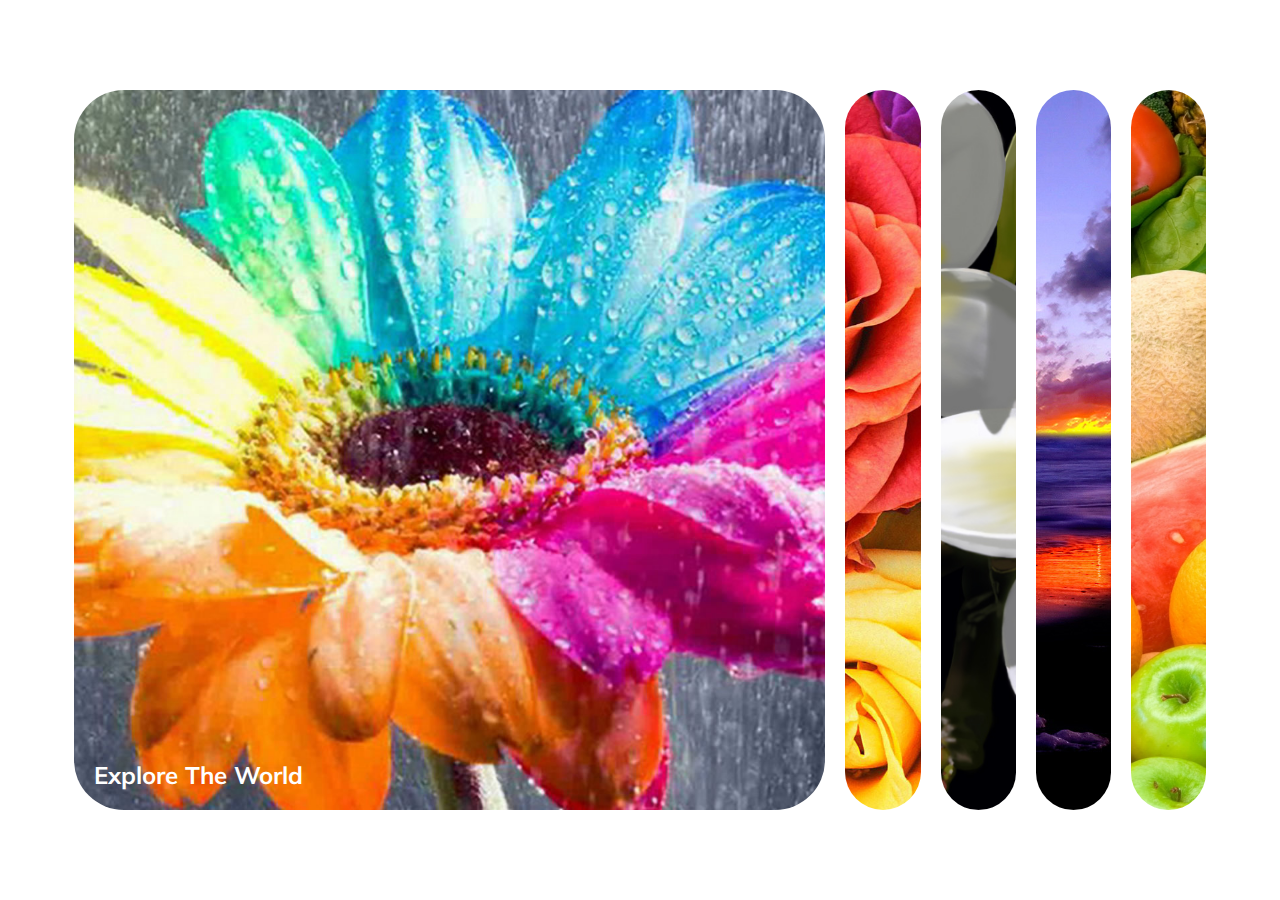
<file: Expanding-Cards/index.html>
<!DOCTYPE html>
<html lang="en">
<head>
    <meta charset="UTF-8">
    <meta http-equiv="X-UA-Compatible" content="IE=edge">
    <meta name="viewport" content="width=device-width, initial-scale=1.0">
    <title>Expanding Cards</title>
    <link rel="stylesheet" href="./styles.css">
</head>
<body>
    <div class="container">
        <div class="panel active" style="background-image: url('../images/flowers-wallpaper-13.jpg');">
            <h3>Explore The World</h3>
        </div>

        <div class="panel" style="background-image: url('../images/flowers-wallpapers-love-blooms-roses-bunch-of-flowers.jpg');">
            <h3>flower of love</h3>
        </div>
    
        <div class="panel" style="background-image: url('../images/Flowers_wallpapers_580.jpg');">
            <h3>beautiful</h3>
        </div>
    
        <div class="panel" style="background-image: url('../images/beautiful_dawn_wallpaper.jpg');">
            <h3>Wonderful</h3>
        </div>
    
        <div class="panel" style="background-image: url('../images/best-fruit-and-vegetable-wallpaper-for-1920x1080-hdtv-1080p-992-15.jpg');">
            <h3>Sweet</h3>
        </div>
    </div>

    <script src="./script.js"></script>
</body>
</html>
</file>
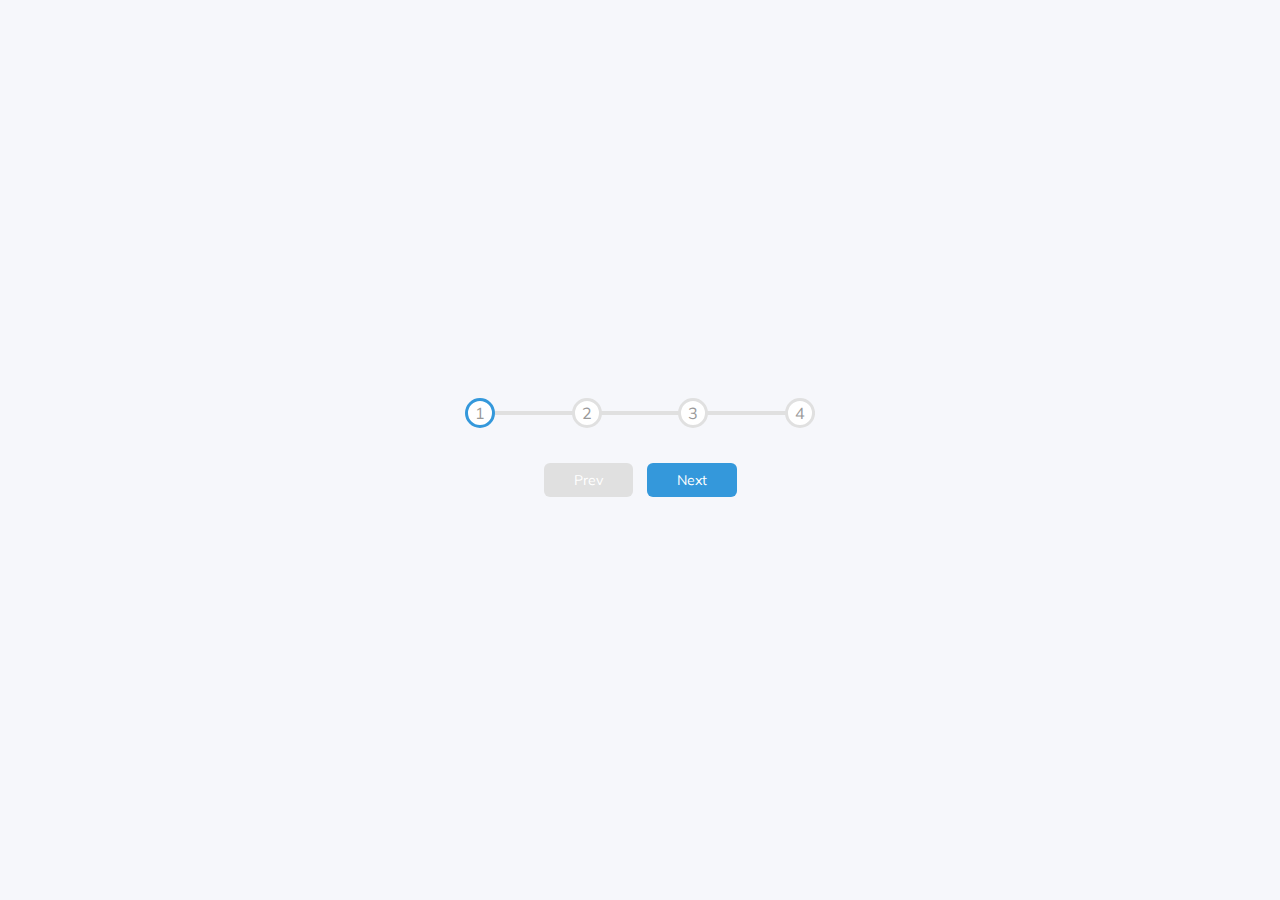
<file: Progress Steps/index.html>
<!DOCTYPE html>
<html lang="en">
<head>
    <meta charset="UTF-8">
    <meta http-equiv="X-UA-Compatible" content="IE=edge">
    <meta name="viewport" content="width=device-width, initial-scale=1.0">
    <title>Progress Steps</title>
    <link rel="stylesheet" href="./styles.css">
</head>
<body>
    <div class="container">
        <div class="progressContainer">
            <div class="progress" id="progress"></div>
            <div class="circle active">1</div>
            <div class="circle">2</div>
            <div class="circle">3</div>
            <div class="circle">4</div>
        </div>

        <button class="btn" id="prev" disabled>Prev</button>
        <button class="btn" id="next">Next</button>
    </div>

    <script src="./script.js"></script>
</body>
</html>
</file>
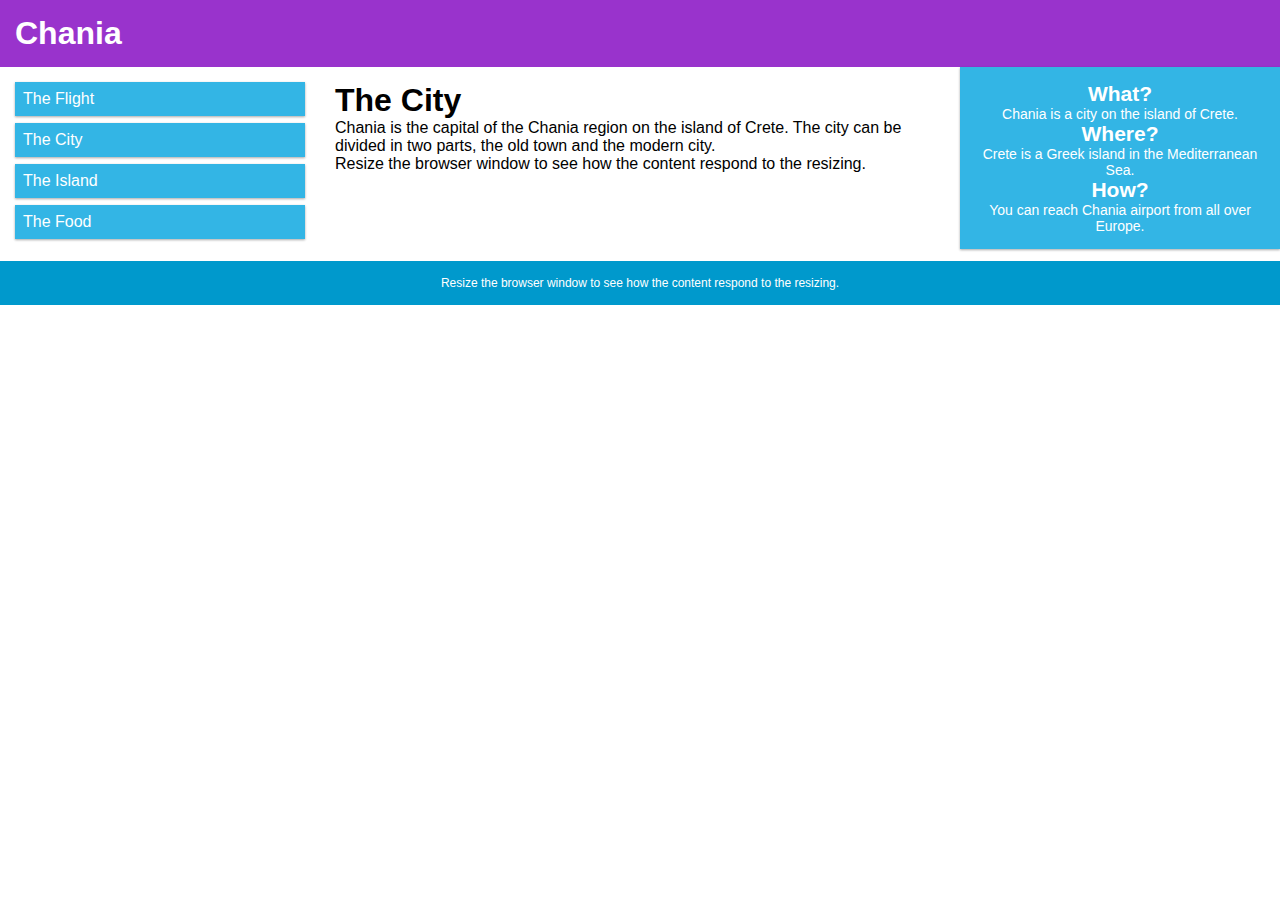
<file: responsive/index.html>
<!DOCTYPE html>
<html lang="en">
<head>
    <meta charset="UTF-8">
    <meta http-equiv="X-UA-Compatible" content="IE=edge">
    <meta name="viewport" content="width=device-width, initial-scale=1.0">
    <title>Document</title>
    <link rel="stylesheet" href="./style.css">
</head>
<body>
    <div class="header fmt">
        <h1>Chania</h1>
    </div>

    <div class="row">
        <div class="col-3 col-s-3 fmt menu">
            <ul>
            <li>The Flight</li>
            <li>The City</li>
            <li>The Island</li>
            <li>The Food</li>
            </ul>
        </div>

        <div class="col-6 col-s-9 fmt">
            <h1>The City</h1>
            <p>Chania is the capital of the Chania region on the island of Crete. The city can be divided in two parts, the old town and the modern city.</p>
            <p>Resize the browser window to see how the content respond to the resizing.</p>
        </div>

        <div class="col-3 col-s-12">
            <div class="aside">
              <h2>What?</h2>
              <p>Chania is a city on the island of Crete.</p>
              <h2>Where?</h2>
              <p>Crete is a Greek island in the Mediterranean Sea.</p>
              <h2>How?</h2>
              <p>You can reach Chania airport from all over Europe.</p>
            </div>
        </div>
    </div>

    <div class="footer">
        <p>Resize the browser window to see how the content respond to the resizing.</p>
    </div>
</body>
</html>
</file>
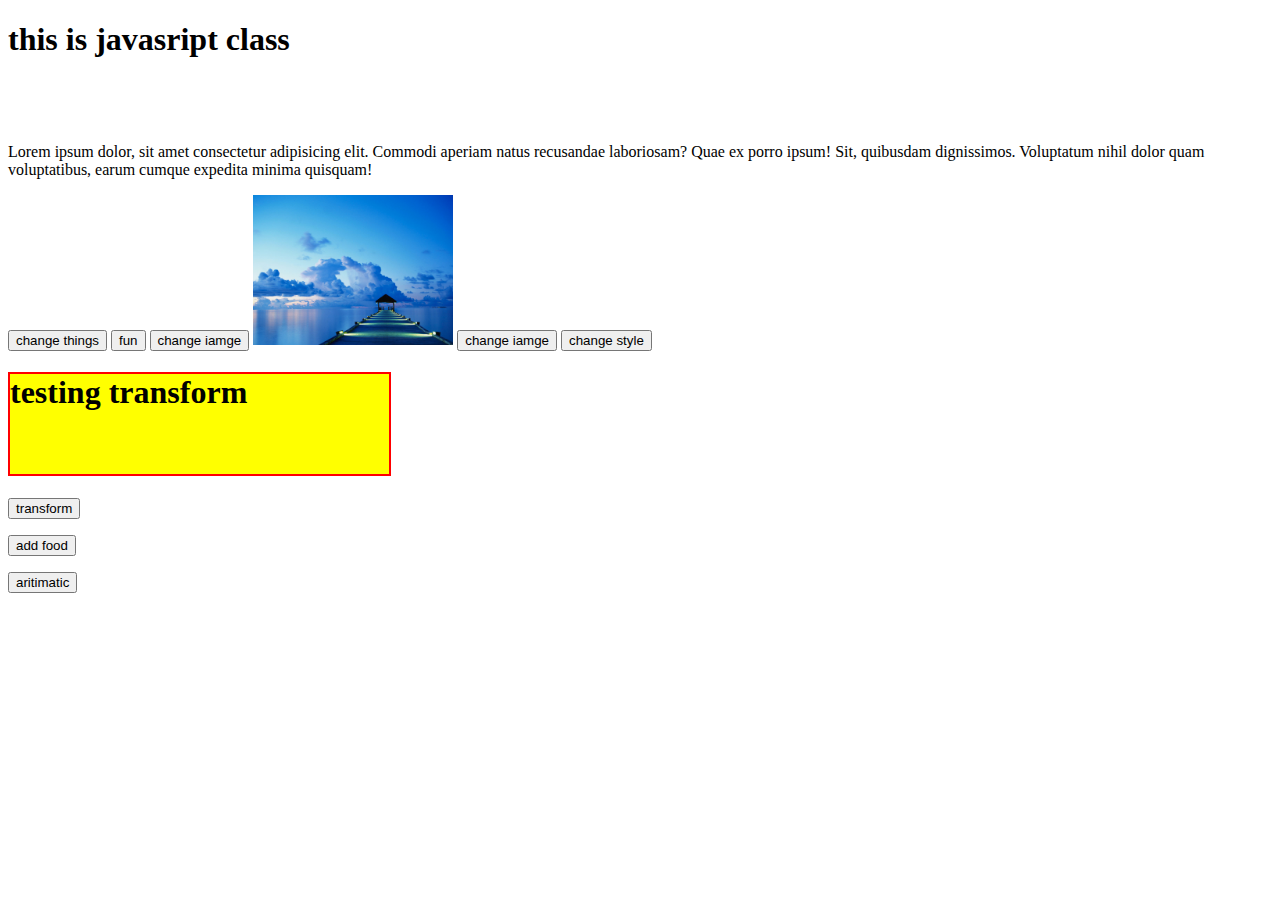
<file: w3javascriptIntro/index.html>
<!DOCTYPE html>
<html lang="en">
<head>
    <meta charset="UTF-8">
    <meta http-equiv="X-UA-Compatible" content="IE=edge">
    <meta name="viewport" content="width=device-width, initial-scale=1.0">
    <title>JavaScript Class</title>
    <link rel="stylesheet" href="./style.css">
</head>
<body>
    <h1 id="header">this is javasript class</h1>
    <p class="para1">Lorem ipsum dolor, sit amet consectetur adipisicing elit. Commodi aperiam natus recusandae laboriosam? Quae ex porro ipsum! Sit, quibusdam dignissimos. Voluptatum nihil dolor quam voluptatibus, earum cumque expedita minima quisquam!</p>
    
    <button id="btn" onclick='document.getElementById("header").innerHTML = "inside button code"'>change things</button>
    <button onclick="press()">fun</button>

    <button id="changeImg1">change iamge</button>

    <img src="../images/Dock.jpg" alt="" width='200px' id="imges">

    <button id="changeImg2">change iamge</button>

    <button id="stylechange">change style</button>

    <div>
        <h1 id="trans">testing transform</h1>
        <div>
            <button onclick="transbtn1()">transform</button>
        </div>
    </div>

    <div id="divcon">
        <ul id="ul"></ul>
        <button onclick="addFood()">add food</button>
    </div>
    <p id="pp1"></p>
    <p id="pp2"></p>
    <p id="pp3"></p>


    <p id="arit"></p>
    <button onclick="arima()">aritimatic</button>

    <script src="./main.js"></script>
</body>
</html>
</file>
<file: Expanding-Cards/styles.css>
@import url('https://fonts.googleapis.com/css?family=Muli&display=swap');

*{
    box-sizing: border-box;
}

body{
    font-family: 'Muli', 'sans-serif';
    margin: 0;
    display: flex;
    align-items: center;
    justify-content: center;
    height: 100vh;
    overflow: hidden;
}
.container {
    display: flex;
    width: 90vw;
}
.panel{
    background-size: auto 100%;
    background-position: center;
    background-repeat: no-repeat;
    height: 80vh;
    border-radius: 50px;
    color: white;
    cursor: pointer;
    flex: 0.5;
    margin: 10px;
    position: relative;
    transition: flex 0.7s ease-in;
}
.panel h3{
    font-size: 24px;
    position: absolute;
    bottom: 20px;
    left: 20px;
    margin: 0;
    opacity: 0;
}
.panel.active{
    flex: 5;
}
.panel.active h3{
    opacity: 1;
    transition: opacity 0.3s ease-in 0.4s;
}

@media(max-width: 500px){
    .container{
        width: 100vh;
    }
    .panel:nth-of-type(4),
    .panel:nth-of-type(4){
        display: none;
    }
}
</file>
<file: Progress Steps/styles.css>
@import url('https://fonts.googleapis.com/css?family=Muli&display=swap');

:root{
    --line-border-fill: #3498db;
    --line-border-empty: #e0e0e0;
}

*{
    box-sizing: border-box;
}

body{
    background-color: #f6f7fb;
    font-family: 'Muli', 'sans-serif';
    margin: 0;
    display: flex;
    align-items: center;
    justify-content: center;
    height: 100vh;
    overflow: hidden;
}

.container{
    text-align: center;
}
.progressContainer{
    display: flex;
    justify-content: space-between;
    position: relative;
    margin-bottom: 30px;
    max-width: 100%;
    width: 350px;
}

.progressContainer::before {
    content: "";
    background-color: var(--line-border-empty);
    position: absolute;
    top: 50%;
    left: 0;
    transform: translateY(-50%);
    height: 4px;
    width: 100%;
    z-index: -1;
}
.progress {
    background-color: var(--line-border-fill);
    position: absolute;
    top: 50%;
    left: 0;
    transform: translateY(-50%);
    height: 4px;
    width: 0%;
    z-index: -1;
    transition: 0.4s ease;
}

.circle{
    background-color: #fff;
    color: #999;
    border-radius: 50%;
    height: 30px;
    width: 30px;
    display: flex;
    align-items: center;
    justify-content: center;
    border: 3px solid var(--line-border-empty);
    transition: 0.4s ease;
}
.circle.active{
    border-color: var(--line-border-fill);
}
.btn{
    background-color: var(--line-border-fill);
    color: #fff;
    border: 0;
    border-radius: 6px;
    cursor: pointer;
    font-family: inherit;
    padding: 8px 30px;
    margin: 5px;
    font-size: 14px;
}
.btn:active{
    transform: scale(0.98);
}
.bn:focus{
    outline: 0;
}
.btn:disabled{
    background-color: var(--line-border-empty);
    cursor: not-allowed;
}
</file>
<file: responsive/style.css>
*{
    padding: 0;
    margin: 0;
    box-sizing: border-box;
}
.fmt{
    padding: 15px;
}

html {
    font-family: "Lucida Sans", sans-serif;
}

.row::after {
    content: "";
    clear: both;
    display: table;
}

[class*="col-"] {
    float: left;
}

.header {
    background-color: #9933cc;
    color: #ffffff;
    padding: 15px;
}

.menu ul {
    list-style-type: none;
}
  
.menu li {
    padding: 8px;
    margin-bottom: 7px;
    background-color: #33b5e5;
    color: #ffffff;
    box-shadow: 0 1px 3px rgba(0,0,0,0.12), 0 1px 2px rgba(0,0,0,0.24);
}
  
.menu li:hover {
    background-color: #0099cc;
}

.aside {
    background-color: #33b5e5;
    padding: 15px;
    color: #ffffff;
    text-align: center;
    font-size: 14px;
    box-shadow: 0 1px 3px rgba(0,0,0,0.12), 0 1px 2px rgba(0,0,0,0.24);
}
  
.footer {
    background-color: #0099cc;
    color: #ffffff;
    text-align: center;
    font-size: 12px;
    padding: 15px;
}

/* For mobile phones: */
[class*="col-"] {
    width: 100%;
}

@media only screen and (min-width: 600px) {
    /* For tablets: */
    .col-s-1 {width: 8.33%;}
    .col-s-2 {width: 16.66%;}
    .col-s-3 {width: 25%;}
    .col-s-4 {width: 33.33%;}
    .col-s-5 {width: 41.66%;}
    .col-s-6 {width: 50%;}
    .col-s-7 {width: 58.33%;}
    .col-s-8 {width: 66.66%;}
    .col-s-9 {width: 75%;}
    .col-s-10 {width: 83.33%;}
    .col-s-11 {width: 91.66%;}
    .col-s-12 {width: 100%;}
}

@media only screen and (min-width: 768px) {
    /* For desktop: */
    .col-1 {width: 8.33%;}
    .col-2 {width: 16.66%;}
    .col-3 {width: 25%;}
    .col-4 {width: 33.33%;}
    .col-5 {width: 41.66%;}
    .col-6 {width: 50%;}
    .col-7 {width: 58.33%;}
    .col-8 {width: 66.66%;}
    .col-9 {width: 75%;}
    .col-10 {width: 83.33%;}
    .col-11 {width: 91.66%;}
    .col-12 {width: 100%;}
}
</file>
<file: w3javascriptIntro/style.css>
#header{
    transition: height 5s, width 5s, transform 5s;
    transition-timing-function: ease-in-out;
    transition-delay: 1s;
    height: 100px;
    width: 50%;
}
#trans{
    height: 100px;
    width: 30%;
    background: yellow;
    border: 2px solid red;
    transition: transform 5s;
    transition-timing-function: ease-out;
}
</file>
